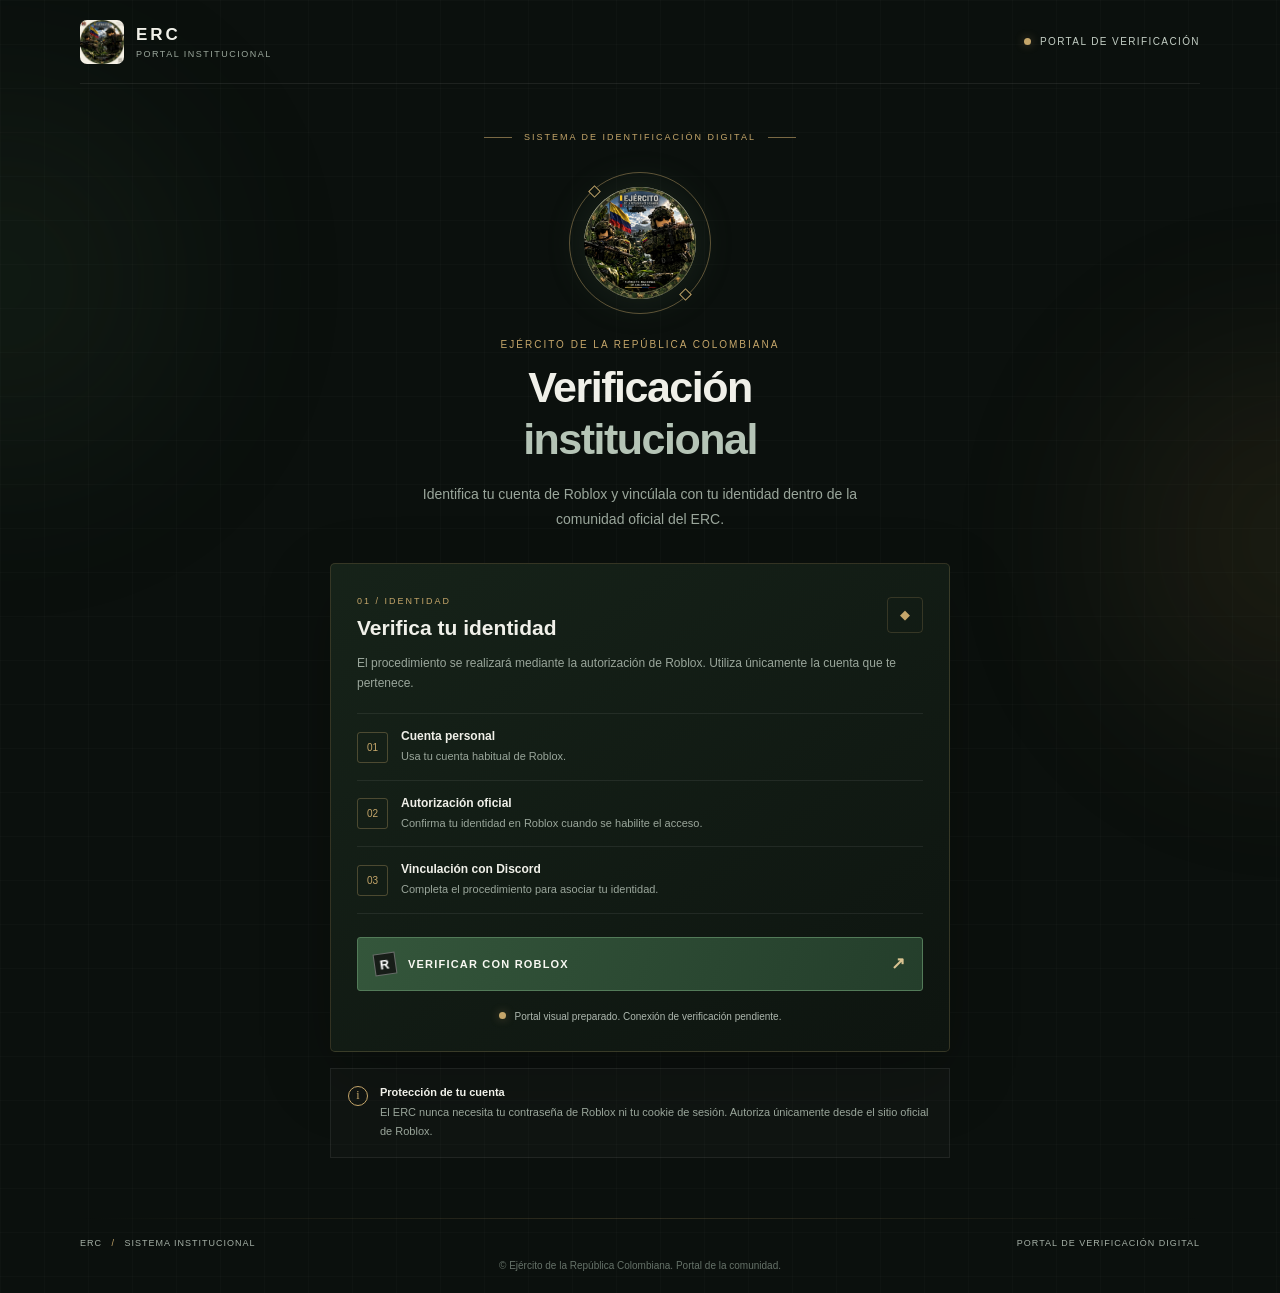
<file: index.html>
<!DOCTYPE html>
<html lang="es">
<head>
  <meta charset="UTF-8">
  <meta name="viewport" content="width=device-width, initial-scale=1.0">
  <meta name="theme-color" content="#101812">
  <meta name="description" content="Portal oficial de verificación del Ejército de la República Colombiana (ERC).">
  <title>Verificación ERC | Portal Institucional</title>
  <link rel="icon" href="./assets/escudo-erc.jpg">
  <link rel="stylesheet" href="./css/styles.css">
  <script src="./js/app.js" defer></script>
</head>
<body>
  <div class="ambient ambient-one"></div>
  <div class="ambient ambient-two"></div>

  <header class="topbar">
    <a class="brand" href="./index.html" aria-label="Inicio ERC">
      <img src="./assets/escudo-erc.jpg" alt="Escudo del ERC">
      <span>
        <strong>ERC</strong>
        <small>PORTAL INSTITUCIONAL</small>
      </span>
    </a>
    <div class="secure-label">
      <span class="status-dot"></span>
      PORTAL DE VERIFICACIÓN
    </div>
  </header>

  <main>
    <section class="hero">
      <div class="classification">
        <span class="classification-line"></span>
        SISTEMA DE IDENTIFICACIÓN DIGITAL
        <span class="classification-line"></span>
      </div>

      <div class="emblem-frame">
        <div class="emblem-ring"></div>
        <img class="main-emblem" src="./assets/escudo-erc.jpg"
             alt="Escudo institucional del Ejército de la República Colombiana">
      </div>

      <p class="eyebrow">EJÉRCITO DE LA REPÚBLICA COLOMBIANA</p>
      <h1>Verificación <span>institucional</span></h1>
      <p class="intro">
        Identifica tu cuenta de Roblox y vincúlala con tu identidad
        dentro de la comunidad oficial del ERC.
      </p>

      <div class="process-card">
        <div class="process-heading">
          <div>
            <span class="section-index">01 / IDENTIDAD</span>
            <h2>Verifica tu identidad</h2>
          </div>
          <span class="lock-icon" aria-hidden="true">◆</span>
        </div>

        <p class="process-description">
          El procedimiento se realizará mediante la autorización de Roblox.
          Utiliza únicamente la cuenta que te pertenece.
        </p>

        <div class="requirements">
          <div class="requirement">
            <span class="check-icon">01</span>
            <span>
              <strong>Cuenta personal</strong>
              <small>Usa tu cuenta habitual de Roblox.</small>
            </span>
          </div>
          <div class="requirement">
            <span class="check-icon">02</span>
            <span>
              <strong>Autorización oficial</strong>
              <small>Confirma tu identidad en Roblox cuando se habilite el acceso.</small>
            </span>
          </div>
          <div class="requirement">
            <span class="check-icon">03</span>
            <span>
              <strong>Vinculación con Discord</strong>
              <small>Completa el procedimiento para asociar tu identidad.</small>
            </span>
          </div>
        </div>

        <button id="verify-button" class="verify-button" type="button">
          <span class="roblox-mark" aria-hidden="true">R</span>
          <span id="button-label">VERIFICAR CON ROBLOX</span>
          <span class="button-arrow" aria-hidden="true">↗</span>
        </button>

        <p id="status-message" class="status-message" role="status" aria-live="polite">
          <span class="status-dot"></span>
          Portal visual preparado. Conexión de verificación pendiente.
        </p>
      </div>

      <div class="notice">
        <span class="notice-symbol" aria-hidden="true">i</span>
        <p>
          <strong>Protección de tu cuenta</strong>
          <span>El ERC nunca necesita tu contraseña de Roblox ni tu cookie de sesión.
          Autoriza únicamente desde el sitio oficial de Roblox.</span>
        </p>
      </div>
    </section>
  </main>

  <footer class="footer">
    <div class="footer-rule"></div>
    <div class="footer-content">
      <span>ERC <span class="footer-separator">/</span> SISTEMA INSTITUCIONAL</span>
      <span>PORTAL DE VERIFICACIÓN DIGITAL</span>
    </div>
    <p>© Ejército de la República Colombiana. Portal de la comunidad.</p>
  </footer>
</body>
</html>
</file>
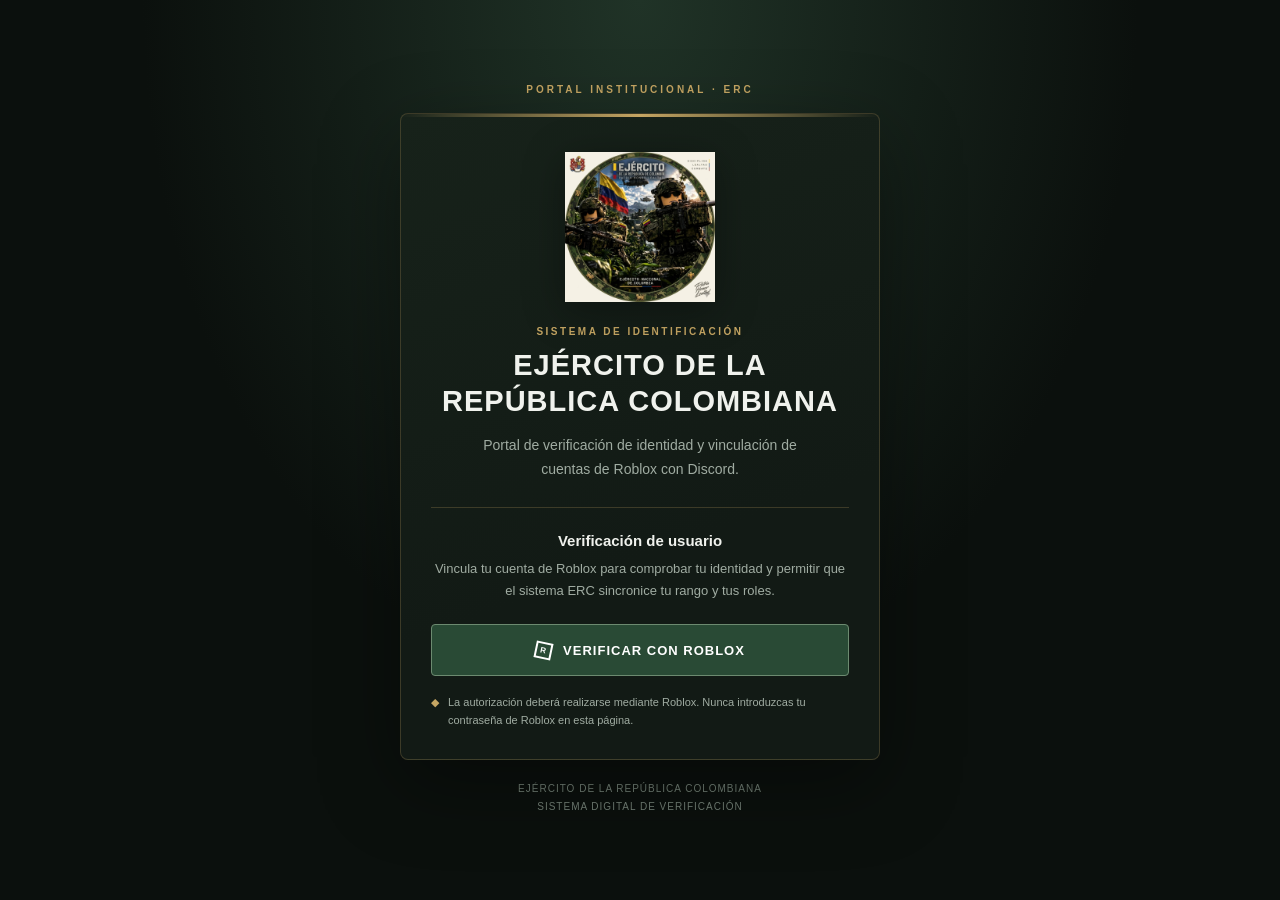
<file: index-anterior.html>
<!DOCTYPE html>
<html lang="es">
<head>
  <meta charset="UTF-8">
  <meta name="viewport" content="width=device-width, initial-scale=1.0">
  <meta name="theme-color" content="#101812">
  <meta name="description" content="Portal oficial de verificación del Ejército de la República Colombiana.">
  <title>Verificación | ERC</title>

  <style>
    :root {
      --background: #0b100d;
      --panel: #121a15;
      --green: #294a35;
      --green-light: #52795b;
      --gold: #c6a663;
      --text: #f0f2ed;
      --muted: #a0aca2;
      --border: rgba(198, 166, 99, .23);
    }

    * {
      box-sizing: border-box;
    }

    body {
      margin: 0;
      min-height: 100vh;
      display: flex;
      align-items: center;
      justify-content: center;
      padding: 28px 16px;
      color: var(--text);
      background:
        radial-gradient(ellipse at 50% 0%, #203327 0%, transparent 55%),
        var(--background);
      font-family: "Segoe UI", Arial, sans-serif;
    }

    .page {
      width: 100%;
      max-width: 480px;
    }

    .classification {
      margin-bottom: 18px;
      color: var(--gold);
      font-size: 10px;
      font-weight: 700;
      letter-spacing: 3px;
      text-align: center;
    }

    .card {
      position: relative;
      overflow: hidden;
      padding: 38px 30px 30px;
      border: 1px solid var(--border);
      border-radius: 8px;
      background: linear-gradient(160deg, #17221a, var(--panel) 65%);
      box-shadow: 0 24px 80px rgba(0, 0, 0, .38);
      text-align: center;
    }

    .card::before {
      position: absolute;
      top: 0;
      left: 0;
      width: 100%;
      height: 3px;
      background: linear-gradient(90deg, transparent, var(--gold), transparent);
      content: "";
    }

    .emblem {
      display: block;
      width: 150px;
      height: 150px;
      margin: 0 auto 24px;
      object-fit: contain;
      filter: drop-shadow(0 8px 20px rgba(0, 0, 0, .35));
    }

    .eyebrow {
      margin: 0 0 10px;
      color: var(--gold);
      font-size: 10px;
      font-weight: 700;
      letter-spacing: 2.5px;
    }

    h1 {
      margin: 0;
      font-size: clamp(23px, 5vw, 29px);
      line-height: 1.25;
      letter-spacing: 1px;
    }

    .subtitle {
      max-width: 330px;
      margin: 15px auto 25px;
      color: var(--muted);
      font-size: 14px;
      line-height: 1.7;
    }

    .separator {
      height: 1px;
      margin: 24px 0;
      background: var(--border);
    }

    .section-title {
      margin: 0 0 9px;
      font-size: 15px;
      font-weight: 650;
    }

    .instructions {
      margin: 0 auto 22px;
      color: var(--muted);
      font-size: 13px;
      line-height: 1.7;
    }

    .verify-button {
      display: flex;
      width: 100%;
      min-height: 52px;
      align-items: center;
      justify-content: center;
      gap: 11px;
      padding: 14px 18px;
      border: 1px solid #6c8a70;
      border-radius: 4px;
      background: var(--green);
      color: white;
      font-size: 13px;
      font-weight: 750;
      letter-spacing: 1px;
      text-decoration: none;
      transition: background .2s, transform .2s;
    }

    .verify-button:hover {
      transform: translateY(-1px);
      background: #355e42;
    }

    .verify-button:focus-visible {
      outline: 2px solid var(--gold);
      outline-offset: 4px;
    }

    .roblox-mark {
      display: inline-flex;
      width: 17px;
      height: 17px;
      align-items: center;
      justify-content: center;
      transform: rotate(12deg);
      border: 2px solid white;
      font-size: 8px;
    }

    .security-note {
      display: flex;
      align-items: flex-start;
      gap: 9px;
      margin-top: 18px;
      color: var(--muted);
      font-size: 11px;
      line-height: 1.6;
      text-align: left;
    }

    .security-note span:first-child {
      color: var(--gold);
    }

    footer {
      margin-top: 20px;
      color: #738076;
      font-size: 10px;
      line-height: 1.8;
      letter-spacing: 1px;
      text-align: center;
    }

    @media (max-width: 420px) {
      .card {
        padding: 30px 21px 24px;
      }

      .emblem {
        width: 125px;
        height: 125px;
      }
    }
  </style>
</head>

<body>
  <main class="page">
    <div class="classification">PORTAL INSTITUCIONAL · ERC</div>

    <section class="card">
      <img
        class="emblem"
        src="./banana.jpg"
        alt="Escudo del Ejército de la República Colombiana"
      >

      <p class="eyebrow">SISTEMA DE IDENTIFICACIÓN</p>

      <h1>EJÉRCITO DE LA<br>REPÚBLICA COLOMBIANA</h1>

      <p class="subtitle">
        Portal de verificación de identidad y vinculación
        de cuentas de Roblox con Discord.
      </p>

      <div class="separator"></div>

      <h2 class="section-title">Verificación de usuario</h2>

      <p class="instructions">
        Vincula tu cuenta de Roblox para comprobar tu identidad
        y permitir que el sistema ERC sincronice tu rango y tus roles.
      </p>

      <!-- El enlace OAuth se configurará cuando publiquemos
           y validemos la integración definitiva. -->
      <a
        class="verify-button"
        href="#"
        id="verifyButton"
        aria-describedby="verifyHelp"
      >
        <span class="roblox-mark" aria-hidden="true">R</span>
        VERIFICAR CON ROBLOX
      </a>

      <div class="security-note" id="verifyHelp">
        <span aria-hidden="true">◆</span>
        <span>
          La autorización deberá realizarse mediante Roblox.
          Nunca introduzcas tu contraseña de Roblox en esta página.
        </span>
      </div>
    </section>

    <footer>
      EJÉRCITO DE LA REPÚBLICA COLOMBIANA<br>
      SISTEMA DIGITAL DE VERIFICACIÓN
    </footer>
  </main>

  <script>
    // El botón permanecerá desactivado hasta configurar
    // la URL OAuth real y comprobar el callback.
    document.getElementById("verifyButton").addEventListener("click", function (event) {
      event.preventDefault();
      alert("El portal visual está preparado. La conexión de verificación se habilitará cuando terminemos de configurar el OAuth.");
    });
  </script>
</body>
</html>
</file>
<file: css/styles.css>
:root {
  color-scheme: dark;
  --bg: #0b100d;
  --panel: #111a14;
  --panel-light: #17241a;
  --green: #294b35;
  --green-light: #4d7958;
  --gold: #c5a66a;
  --text: #f0f0e9;
  --muted: #9aa69b;
  --border: rgba(197, 166, 106, 0.2);
}

* {
  box-sizing: border-box;
}

html {
  min-height: 100%;
  scroll-behavior: smooth;
}

body {
  min-height: 100vh;
  margin: 0;
  overflow-x: hidden;
  background:
    linear-gradient(rgba(255,255,255,0.015) 1px, transparent 1px),
    linear-gradient(90deg, rgba(255,255,255,0.015) 1px, transparent 1px),
    var(--bg);
  background-size: 44px 44px;
  color: var(--text);
  font-family: "Segoe UI", Arial, sans-serif;
  display: flex;
  flex-direction: column;
}

a {
  color: inherit;
  text-decoration: none;
}

.ambient {
  position: fixed;
  width: 360px;
  height: 360px;
  border-radius: 50%;
  filter: blur(100px);
  opacity: 0.12;
  pointer-events: none;
  z-index: -1;
}

.ambient-one {
  top: 100px;
  left: -180px;
  background: #416b49;
}

.ambient-two {
  top: 360px;
  right: -200px;
  background: #9a793c;
}

.topbar {
  width: min(1120px, calc(100% - 40px));
  min-height: 84px;
  margin: 0 auto;
  display: flex;
  align-items: center;
  justify-content: space-between;
  gap: 20px;
  border-bottom: 1px solid rgba(255,255,255,0.08);
}

.brand {
  display: flex;
  align-items: center;
  gap: 12px;
}

.brand img {
  width: 44px;
  height: 44px;
  object-fit: contain;
  border-radius: 7px;
}

.brand strong,
.brand small {
  display: block;
}

.brand strong {
  font-size: 17px;
  letter-spacing: 3px;
}

.brand small {
  margin-top: 4px;
  color: var(--muted);
  font-size: 9px;
  letter-spacing: 1.5px;
}

.secure-label {
  display: flex;
  align-items: center;
  gap: 9px;
  color: #c3cec4;
  font-size: 10px;
  letter-spacing: 1.4px;
}

.status-dot {
  display: inline-block;
  flex: 0 0 auto;
  width: 7px;
  height: 7px;
  border-radius: 50%;
  background: var(--gold);
  box-shadow: 0 0 10px rgba(197,166,106,0.4);
}

main {
  flex: 1;
}

.hero {
  width: min(620px, calc(100% - 36px));
  margin: 0 auto;
  padding: 48px 0 60px;
  text-align: center;
  animation: appear 0.7s ease both;
}

.classification {
  display: flex;
  justify-content: center;
  align-items: center;
  gap: 12px;
  color: var(--gold);
  font-size: 9px;
  letter-spacing: 2px;
}

.classification-line {
  width: 28px;
  height: 1px;
  background: var(--gold);
  opacity: 0.6;
}

.emblem-frame {
  width: 142px;
  height: 142px;
  position: relative;
  margin: 30px auto 25px;
  display: grid;
  place-items: center;
}

.emblem-ring {
  position: absolute;
  inset: 0;
  border: 1px solid rgba(197,166,106,0.45);
  border-radius: 50%;
  animation: slow-rotate 24s linear infinite;
}

.emblem-ring::before,
.emblem-ring::after {
  content: "";
  position: absolute;
  width: 7px;
  height: 7px;
  border: 1px solid var(--gold);
  background: var(--bg);
  transform: rotate(45deg);
}

.emblem-ring::before {
  top: 14px;
  left: 20px;
}

.emblem-ring::after {
  right: 20px;
  bottom: 14px;
}

.main-emblem {
  width: 112px;
  height: 112px;
  object-fit: contain;
  border-radius: 50%;
  filter: drop-shadow(0 0 18px rgba(75,115,80,0.22));
}

.eyebrow {
  margin: 0 0 12px;
  color: var(--gold);
  font-size: 10px;
  letter-spacing: 2px;
}

h1 {
  margin: 0;
  font-size: clamp(30px, 6vw, 43px);
  line-height: 1.2;
  letter-spacing: -1.5px;
  font-weight: 650;
}

h1 span {
  display: block;
  color: #b5c4b6;
}

.intro {
  max-width: 450px;
  margin: 17px auto 30px;
  color: var(--muted);
  font-size: 14px;
  line-height: 1.8;
}

.process-card {
  padding: 26px;
  text-align: left;
  background: linear-gradient(145deg, rgba(23,36,26,0.96), rgba(14,21,16,0.98));
  border: 1px solid var(--border);
  border-radius: 5px;
  box-shadow: 0 24px 70px rgba(0,0,0,0.22);
}

.process-heading {
  display: flex;
  align-items: center;
  justify-content: space-between;
  gap: 12px;
}

.section-index {
  color: var(--gold);
  font-size: 9px;
  letter-spacing: 2px;
}

h2 {
  margin: 8px 0 0;
  font-size: 21px;
  font-weight: 600;
}

.lock-icon {
  width: 36px;
  height: 36px;
  display: grid;
  place-items: center;
  color: var(--gold);
  border: 1px solid var(--border);
  border-radius: 4px;
  font-size: 13px;
}

.process-description {
  margin: 13px 0 20px;
  color: var(--muted);
  font-size: 12px;
  line-height: 1.7;
}

.requirements {
  display: grid;
  gap: 0;
  margin-bottom: 23px;
  border-top: 1px solid rgba(255,255,255,0.07);
}

.requirement {
  display: flex;
  align-items: center;
  gap: 13px;
  padding: 15px 0;
  border-bottom: 1px solid rgba(255,255,255,0.07);
}

.check-icon {
  width: 31px;
  height: 31px;
  flex: 0 0 auto;
  display: grid;
  place-items: center;
  border: 1px solid rgba(197,166,106,0.32);
  border-radius: 3px;
  color: var(--gold);
  font-size: 10px;
}

.requirement strong,
.requirement small {
  display: block;
}

.requirement strong {
  font-size: 12px;
  font-weight: 600;
}

.requirement small {
  margin-top: 5px;
  color: var(--muted);
  font-size: 11px;
  line-height: 1.5;
}

.verify-button {
  width: 100%;
  min-height: 54px;
  padding: 12px 16px;
  display: flex;
  align-items: center;
  justify-content: center;
  gap: 12px;
  color: #f8f8f2;
  background: linear-gradient(110deg, #34563b, #243e2b);
  border: 1px solid #537b59;
  border-radius: 3px;
  font-size: 11px;
  font-weight: 700;
  letter-spacing: 1.2px;
  cursor: pointer;
  transition: background 0.2s ease, border-color 0.2s ease, transform 0.2s ease;
}

.verify-button:hover {
  background: linear-gradient(110deg, #416c49, #2b4932);
  border-color: #83a186;
  transform: translateY(-1px);
}

.verify-button:focus-visible {
  outline: 2px solid var(--gold);
  outline-offset: 4px;
}

.roblox-mark {
  width: 22px;
  height: 22px;
  display: grid;
  place-items: center;
  color: white;
  background: #171d18;
  border: 1px solid rgba(255,255,255,0.35);
  font-size: 13px;
  font-weight: 800;
  transform: rotate(-8deg);
}

.button-arrow {
  margin-left: auto;
  color: #d9c391;
  font-size: 17px;
}

.status-message {
  display: flex;
  align-items: flex-start;
  justify-content: center;
  gap: 9px;
  margin: 17px 0 0;
  color: #aeb8af;
  font-size: 10px;
  line-height: 1.7;
  text-align: center;
}

.status-message .status-dot {
  margin-top: 4px;
}

.status-message.is-error {
  color: #e7c28a;
}

.notice {
  display: flex;
  align-items: flex-start;
  gap: 12px;
  margin-top: 16px;
  padding: 17px;
  text-align: left;
  background: rgba(255,255,255,0.018);
  border: 1px solid rgba(255,255,255,0.07);
}

.notice-symbol {
  width: 20px;
  height: 20px;
  flex: 0 0 auto;
  display: grid;
  place-items: center;
  border: 1px solid var(--gold);
  border-radius: 50%;
  color: var(--gold);
  font-family: Georgia, serif;
  font-size: 12px;
}

.notice p {
  margin: 0;
}

.notice strong,
.notice p span {
  display: block;
}

.notice strong {
  margin-bottom: 5px;
  font-size: 11px;
}

.notice p span {
  color: var(--muted);
  font-size: 11px;
  line-height: 1.7;
}

.footer {
  width: min(1120px, calc(100% - 40px));
  margin: 0 auto;
  padding: 0 0 22px;
}

.footer-rule {
  height: 1px;
  background: linear-gradient(90deg, transparent, var(--border), transparent);
}

.footer-content {
  display: flex;
  justify-content: space-between;
  gap: 12px;
  padding-top: 19px;
  color: #a5b0a6;
  font-size: 9px;
  letter-spacing: 1px;
}

.footer-separator {
  padding: 0 6px;
  color: var(--gold);
}

.footer > p {
  margin: 12px 0 0;
  color: #667269;
  font-size: 10px;
  text-align: center;
}

@keyframes appear {
  from {
    opacity: 0;
    transform: translateY(12px);
  }
  to {
    opacity: 1;
    transform: translateY(0);
  }
}

@keyframes slow-rotate {
  to {
    transform: rotate(360deg);
  }
}

@media (max-width: 520px) {
  .topbar {
    width: calc(100% - 28px);
    min-height: 72px;
  }

  .secure-label {
    max-width: 125px;
    font-size: 8px;
    line-height: 1.5;
    letter-spacing: 0.8px;
  }

  .brand img {
    width: 37px;
    height: 37px;
  }

  .brand small {
    font-size: 8px;
    letter-spacing: 0.8px;
  }

  .hero {
    padding-top: 38px;
  }

  .classification {
    gap: 7px;
    font-size: 7px;
    letter-spacing: 1.2px;
  }

  .classification-line {
    width: 16px;
  }

  .process-card {
    padding: 20px 16px;
  }

  .footer-content {
    flex-direction: column;
    align-items: center;
    text-align: center;
  }
}

@media (prefers-reduced-motion: reduce) {
  *,
  *::before,
  *::after {
    animation-duration: 0.01ms !important;
    animation-iteration-count: 1 !important;
    scroll-behavior: auto !important;
    transition-duration: 0.01ms !important;
  }
}
</file>
